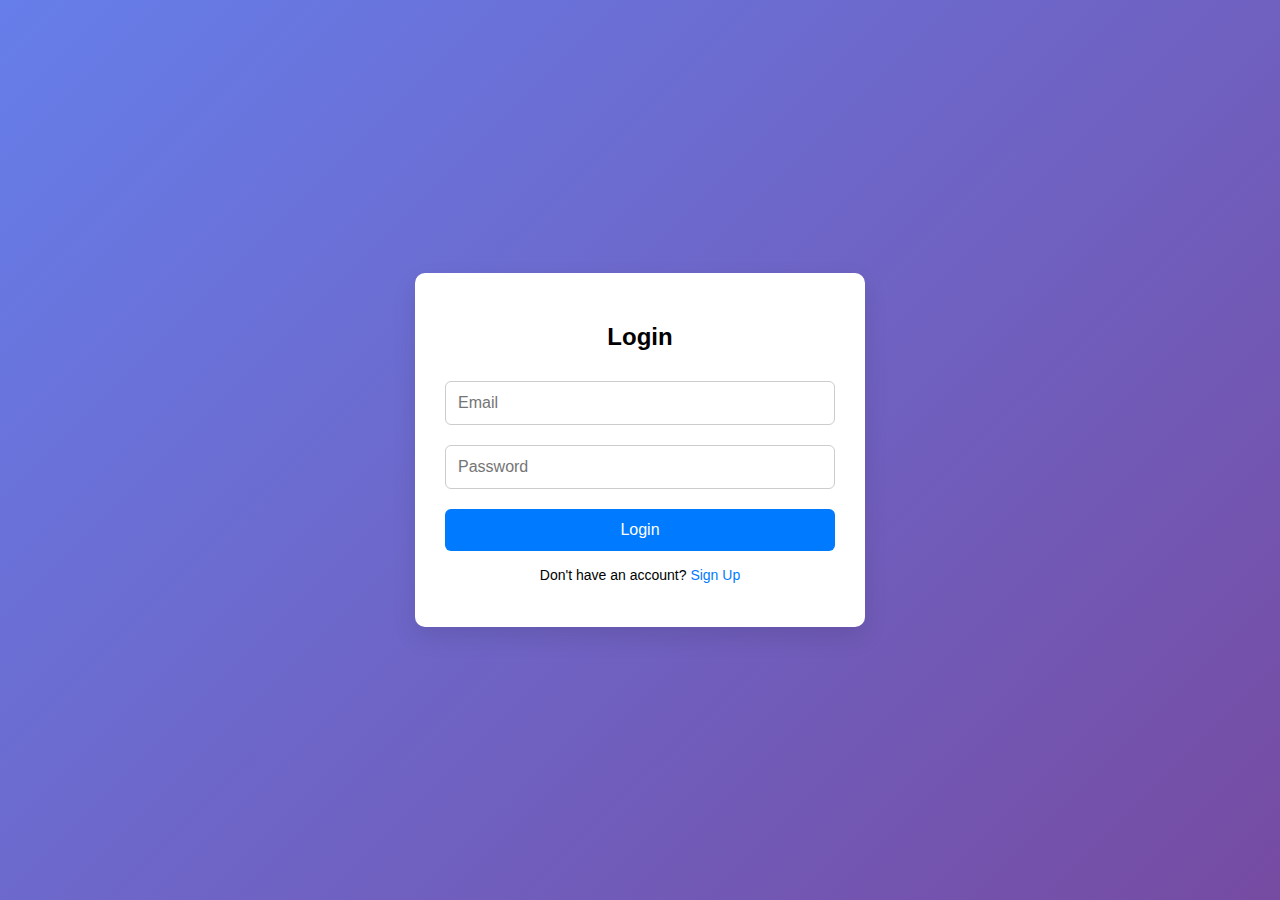
<file: src/main/frontend/index.html>
<!doctype html>
<html lang="en">
  <head>
    <meta charset="UTF-8" />
    <title>Login</title>

    <!-- REQUIRED for responsiveness -->
    <meta name="viewport" content="width=device-width, initial-scale=1.0" />

    <style>
      * {
        box-sizing: border-box;
        font-family: Arial, sans-serif;
      }

      body {
        margin: 0;
        min-height: 100vh;
        display: flex;
        align-items: center;
        justify-content: center;
        background: #f5f7fa;
        padding: 16px;
      }

      .container {
        width: 100%;
        max-width: 420px;
        background: #ffffff;
        padding: 24px;
        border-radius: 10px;
        box-shadow: 0 10px 25px rgba(0, 0, 0, 0.1);
      }

      h2 {
        text-align: center;
        margin-bottom: 20px;
      }

      input {
        width: 100%;
        padding: 12px;
        margin: 10px 0;
        border-radius: 6px;
        border: 1px solid #ccc;
        font-size: 16px;
      }

      button {
        width: 100%;
        padding: 12px;
        margin-top: 10px;
        border: none;
        border-radius: 6px;
        font-size: 16px;
        cursor: pointer;
        background: #007bff;
        color: white;
      }

      button:disabled {
        opacity: 0.7;
        cursor: not-allowed;
      }

      p {
        text-align: center;
        margin-top: 16px;
        font-size: 14px;
      }

      a {
        color: #007bff;
        text-decoration: none;
      }

      /* Sections */
      .login-section {
        display: block;
      }

      .login-section.hidden {
        display: none;
      }

      .otp-section {
        display: none;
        margin-top: 10px;
      }

      .otp-section.active {
        display: block;
      }

      .info-message {
        color: #0c5460;
        background: #d1ecf1;
        border: 1px solid #bee5eb;
        padding: 12px;
        border-radius: 6px;
        margin-bottom: 15px;
        font-size: 14px;
        text-align: center;
      }

      .timer {
        color: #dc3545;
        font-weight: bold;
        margin-top: 12px;
        text-align: center;
        font-size: 14px;
      }

      /* OTP buttons spacing */
      .otp-section button + button {
        margin-top: 10px;
        background: #6c757d;
      }

      /* Tablet */
      @media (min-width: 600px) {
        .container {
          padding: 30px;
        }
      }

      /* Desktop */
      @media (min-width: 1024px) {
        body {
          background: linear-gradient(135deg, #667eea, #764ba2);
        }
        .container {
          max-width: 450px;
        }
      }
    </style>
  </head>

  <body>
    <div class="container">
      <!-- Login Form -->
      <div id="loginForm" class="login-section">
        <h2>Login</h2>

        <input type="email" id="email" placeholder="Email" />
        <input type="password" id="passWord" placeholder="Password" />

        <button onclick="login()">Login</button>

        <p>
          Don't have an account?
          <a href="signup.html">Sign Up</a>
        </p>
      </div>

      <!-- OTP Verification -->
      <div id="otpForm" class="otp-section">
        <h2>Verify Login</h2>

        <div class="info-message">
          We've sent a verification OTP to
          <strong id="displayEmail"></strong>
        </div>

        <input
          type="text"
          id="otp"
          placeholder="Enter 6-digit OTP"
          maxlength="6"
        />

        <button onclick="verifyLoginOTP()">Verify OTP</button>
        <button onclick="resendLoginOTP()">Resend OTP</button>

        <div class="timer">
          OTP expires in <span id="countdown">300</span> seconds
        </div>
      </div>
    </div>

    <!-- YOUR JS REMAINS SAME -->
    <script>
      let userEmail = "";
      let countdownInterval;

      function login() {
        const email = document.getElementById("email").value.trim();
        const passWord = document.getElementById("passWord").value;

        if (!email || !passWord) {
          alert("Please enter email and password");
          return;
        }

        const btn = event.target;
        btn.disabled = true;
        btn.textContent = "Logging in...";

        fetch("https://chatbotapp-8ks0.onrender.com/login", {
          method: "POST",
          headers: { "Content-Type": "application/json" },
          body: JSON.stringify({ email, passWord }),
        })
          .then((res) => {
            if (!res.ok) throw new Error("Invalid email or password");
            return res.text();
          })
          .then(() => {
            userEmail = email;
            sendLoginOTP(email);

            document.getElementById("loginForm").classList.add("hidden");
            document.getElementById("otpForm").classList.add("active");
            document.getElementById("displayEmail").textContent = email;

            startCountdown();
          })
          .catch((err) => {
            alert(err.message);
            btn.disabled = false;
            btn.textContent = "Login";
          });
      }

      function sendLoginOTP(email) {
        fetch("https://chatbotapp-8ks0.onrender.com/send-login-otp", {
          method: "POST",
          headers: { "Content-Type": "application/json" },
          body: JSON.stringify({ email }),
        });
      }

      function verifyLoginOTP() {
        const otp = document.getElementById("otp").value.trim();

        if (otp.length !== 6) {
          alert("Enter valid 6-digit OTP");
          return;
        }

        fetch("https://chatbotapp-8ks0.onrender.com/verify-login-otp", {
          method: "POST",
          headers: { "Content-Type": "application/json" },
          body: JSON.stringify({ email: userEmail, otp }),
        })
          .then((res) => {
            if (!res.ok) throw new Error("OTP verification failed");
            return res.json();
          })
          .then((data) => {
            clearInterval(countdownInterval);
            if (data.token) localStorage.setItem("token", data.token);
            window.location.href = "dashboard.html";
          })
          .catch((err) => alert(err.message));
      }

      function resendLoginOTP() {
        sendLoginOTP(userEmail);
        clearInterval(countdownInterval);
        startCountdown();
        alert("OTP resent");
      }

      function startCountdown() {
        let seconds = 300;
        document.getElementById("countdown").textContent = seconds;

        countdownInterval = setInterval(() => {
          seconds--;
          document.getElementById("countdown").textContent = seconds;

          if (seconds <= 0) {
            clearInterval(countdownInterval);
            alert("OTP expired. Please login again.");
            location.reload();
          }
        }, 1000);
      }
    </script>
  </body>
</html>
</file>
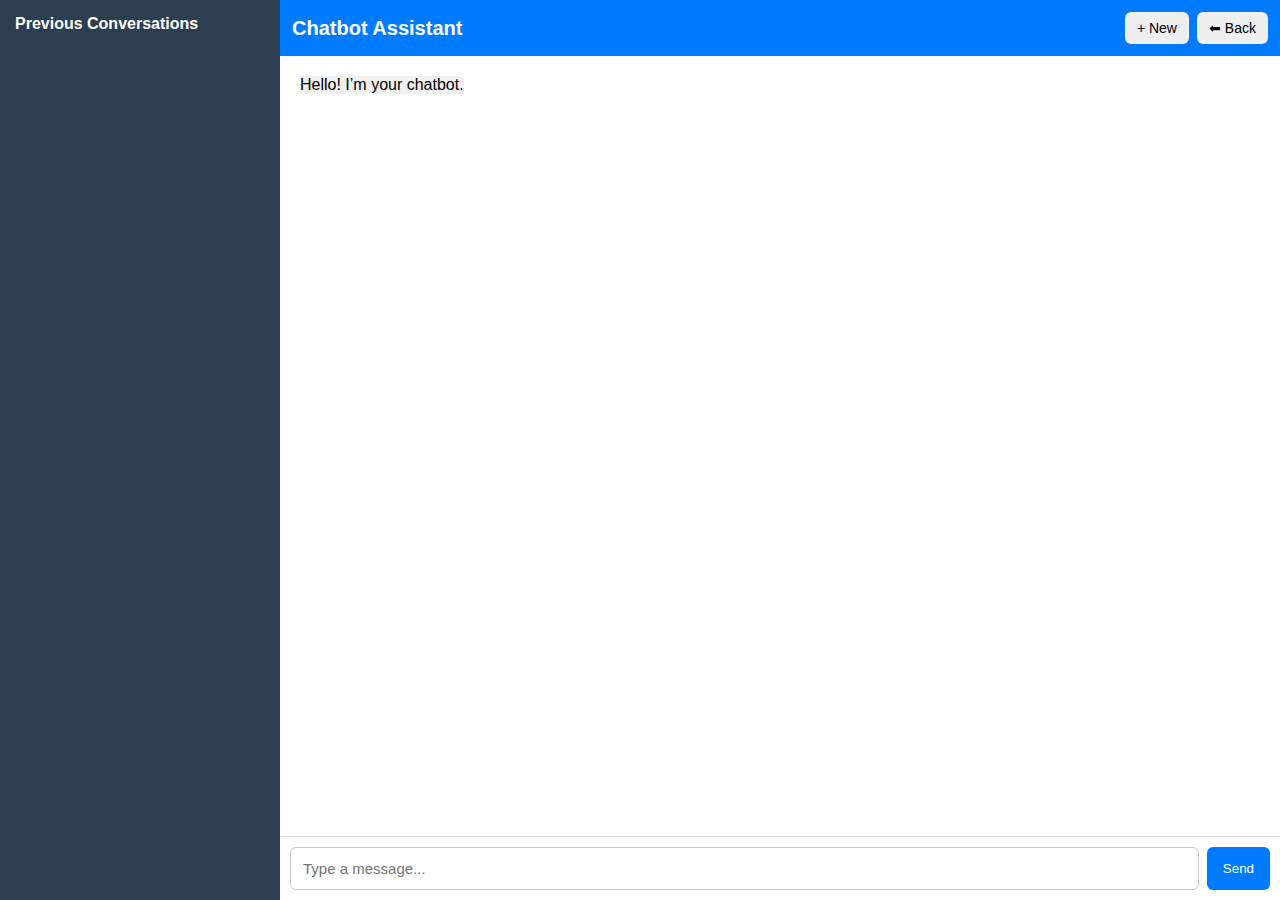
<file: src/main/frontend/chat.html>
<!DOCTYPE html>
<html lang="en">
<head>
<meta charset="UTF-8" />
<title>Chatbot</title>
<meta name="viewport" content="width=device-width, initial-scale=1.0" />

<style>
* {
  box-sizing: border-box;
  font-family: Arial, sans-serif;
}

:root {
  --primary: #007bff;
  --dark: #2c3e50;
}

body {
  margin: 0;
  background: #f5f5f5;
}

/* ================= LAYOUT ================= */
.chat-container {
  display: flex;
  height: 100dvh;
  overflow: hidden;
}

/* ================= SIDEBAR ================= */
.sidebar {
  width: 280px;
  background: var(--dark);
  color: white;
  display: flex;
  flex-direction: column;
  padding: 15px;
  transition: transform 0.3s ease;
}

.sidebar h3 {
  margin: 0 0 12px;
  font-size: 16px;
}

.history-list {
  flex: 1;
  overflow-y: auto;
  list-style: none;
  padding: 0;
  margin: 0;
}

.history-list li {
  background: #34495e;
  margin-bottom: 10px;
  padding: 12px;
  border-radius: 6px;
  cursor: pointer;
}

.history-list li:hover {
  background: #3d566e;
}

.current-conversation {
  background: #c0392b !important;
  font-weight: bold;
}

/* ================= CHAT ================= */
.chat-main {
  flex: 1;
  display: flex;
  flex-direction: column;
  background: white;
  min-width: 0;
}

/* Header */
.chat-header {
  display: flex;
  align-items: center;
  gap: 8px;
  padding: 12px;
  background: var(--primary);
  color: white;
}

.chat-header h2 {
  flex: 1;
  margin: 0;
  font-size: clamp(16px, 4vw, 20px);
}

.chat-header button {
  padding: 8px 12px;
  border-radius: 6px;
  border: none;
  cursor: pointer;
  font-size: 14px;
}

/* Messages */
.messages-container {
  flex: 1;
  padding: 12px;
  overflow-y: auto;
  display: flex;
  flex-direction: column;
  gap: 10px;
}

.message {
  max-width: min(75%, 500px);
  padding: 10px 14px;
  border-radius: 10px;
  line-height: 1.4;
  word-break: break-word;
  font-size: 14px;
}

.sent {
  align-self: flex-end;
  background: var(--primary);
  color: white;
}

.received {
  align-self: flex-start;
  background: #f1f1f1;
}

/* Input */
.input-area {
  display: flex;
  gap: 8px;
  padding: 10px;
  border-top: 1px solid #ddd;
  background: white;
}

.input-area input {
  flex: 1;
  padding: 12px;
  font-size: 15px;
  border-radius: 6px;
  border: 1px solid #ccc;
}

.send-btn {
  padding: 12px 16px;
  border-radius: 6px;
  border: none;
  background: var(--primary);
  color: white;
  cursor: pointer;
}

/* ================= MOBILE CONTROLS ================= */
.mobile-toggle {
  display: none;
  background: #0056b3;
  color: white;
  border-radius: 6px;
}

/* ================= SMALL PHONES ================= */
@media (max-width: 480px) {
  .sidebar {
    position: fixed;
    inset: 0;
    width: 100%;
    transform: translateX(-100%);
    z-index: 1000;
  }

  .sidebar.show {
    transform: translateX(0);
  }

  .mobile-toggle {
    display: inline-block;
  }

  .message {
    max-width: 90%;
    font-size: 15px;
  }

  .chat-header button:not(.mobile-toggle) {
    padding: 6px 10px;
    font-size: 13px;
  }
}

/* ================= TABLETS ================= */
@media (max-width: 900px) and (min-width: 481px) {
  .sidebar {
    position: fixed;
    left: 0;
    top: 0;
    height: 100%;
    transform: translateX(-100%);
    z-index: 1000;
  }

  .sidebar.show {
    transform: translateX(0);
  }

  .mobile-toggle {
    display: inline-block;
  }

  .message {
    max-width: 80%;
  }
}

/* ================= LARGE DESKTOP ================= */
@media (min-width: 1200px) {
  .messages-container {
    padding: 20px;
  }

  .message {
    max-width: 600px;
    font-size: 15px;
  }
}
</style>
</head>

<body>

<div class="chat-container">

  <div class="sidebar" id="sidebar">
    <h3>Previous Conversations</h3>
    <ul class="history-list" id="historyList"></ul>
  </div>

  <div class="chat-main">
    <div class="chat-header">
      <button class="mobile-toggle" onclick="toggleSidebar()">☰</button>
      <h2>Chatbot Assistant</h2>
      <button onclick="newChat()">+ New</button>
      <button onclick="goBack()">⬅ Back</button>
    </div>

    <div class="messages-container" id="messagesContainer">
      <div class="received">Hello! I’m your chatbot.</div>
    </div>

    <div class="input-area">
      <input
        type="text"
        id="messageInput"
        placeholder="Type a message..."
        onkeypress="if(event.key==='Enter') sendMessage()"
      />
      <button class="send-btn" onclick="sendMessage()">Send</button>
    </div>
  </div>

</div>

<script>
function toggleSidebar() {
  document.getElementById("sidebar").classList.toggle("show");
}
</script>
<script>
/* ==========================
   GLOBAL STATE
========================== */
let conversations = [];
let currentIndex = null;

/* ==========================
   UTILS
========================== */
function getToken() {
    return localStorage.getItem("token");
}

function getEmail() {
    const token = getToken();
    if (!token) return null;
    try {
        return JSON.parse(atob(token.split(".")[1])).email;
    } catch {
        return null;
    }
}

/* ==========================
   LOAD HISTORY
========================== */
window.addEventListener("DOMContentLoaded", () => {
    const token = getToken();
    const email = getEmail();
    if (!token || !email) return;

    fetch(`https://chatbotapp-8ks0.onrender.com/chatbot/history/${encodeURIComponent(email)}`, {
        headers: { Authorization: "Bearer " + token }
    })
    .then(res => res.json())
    .then(messages => {
    const grouped = {};

    messages.forEach(m => {
        const cid = m.conversationId;
        if (!grouped[cid]) {
            grouped[cid] = {
                id: cid,              // ✅ REAL DB ID
                title: "Chat " + cid,
                messages: []
            };
        }
        grouped[cid].messages.push({
            text: m.messageText,
            sent: m.senderEmail?.toLowerCase() === email.toLowerCase()
        });
    });

    conversations = Object.values(grouped);
    currentIndex = conversations.length ? 0 : null;

    updateHistory();
    if (currentIndex !== null) loadConversation(currentIndex);
});

});

/* ==========================
   CHAT FUNCTIONS
========================== */
function loadConversation(index) {
    const convo = conversations[index];
    if (!convo || !Array.isArray(convo.messages)) return;

    const box = document.getElementById("messagesContainer");
    box.innerHTML = "";

    convo.messages.forEach(m => {
        const div = document.createElement("div");
        div.className = "message " + (m.sent ? "sent" : "received");
        div.textContent = m.text;
        box.appendChild(div);
    });

    currentIndex = index;
    updateHistory();
}

function addMessage(text, sent) {
    if (currentIndex === null) return;

    const msg = { text, sent };
    conversations[currentIndex].messages.push(msg);

    const div = document.createElement("div");
    div.className = "message " + (sent ? "sent" : "received");
    div.textContent = text;
    document.getElementById("messagesContainer").appendChild(div);

    updateHistory();
}

function sendMessage() {
    const input = document.getElementById("messageInput");
    const text = input.value.trim();
    if (!text) return;

    const token = getToken();
    const email = getEmail();

    if (!token || !email) {
        alert("Session expired. Login again.");
        return;
    }

    // 🔴 HARD GUARD (THIS FIXES 400)
    if (currentIndex === null || !conversations[currentIndex]) {
        alert("Please create or select a chat first");
        return;
    }

    const conversationId = (conversations[currentIndex].id);

    console.log("SENDING =>", {
        messageText: text,
        senderEmail: email,
        conversationId
    });

    addMessage(text, true);
    input.value = "";

    fetch("https://chatbotapp-8ks0.onrender.com/chatbot/message", {
        method: "POST",
        headers: {
            "Content-Type": "application/json",
            Authorization: "Bearer " + token
        },
        body: JSON.stringify({
            messageText: text,
            senderEmail: email,
            conversationId: conversations[currentIndex].id
        })
    })
    .then(res => {
        if (!res.ok) throw new Error("HTTP " + res.status);
        return res.json();
    })
    .then(data => addMessage(data.reply || "[No reply]", false))
    .catch(err => {
        console.error(err);
        addMessage("[Request failed]", false);
    });
}

/* ==========================
   SIDEBAR
========================== */
function updateHistory() {
    const list = document.getElementById("historyList");
    list.innerHTML = "";

    conversations.forEach((conv, index) => {
        const li = document.createElement("li");
        if (index === currentIndex) li.classList.add("current-conversation");

        const last =
            conv.messages[conv.messages.length - 1]?.text || "Empty chat";

        li.innerHTML = `<b>${conv.title || "Chat"}</b><br>
                        <small>${last}</small>`;

        li.onclick = () => loadConversation(index);
        list.appendChild(li);
    });
}

/* ==========================
   NEW CHAT
========================== */
function newChat() {
    const token = getToken();
    const email = getEmail();

    fetch(`https://chatbotapp-8ks0.onrender.com/conversation/new?email=${encodeURIComponent(email)}`, {
        method: "POST",
        headers: { Authorization: "Bearer " + token }
    })
    .then(res => res.json())
    .then(conversation => {
        conversations.push({
            id: conversation.id,   // ✅ DB ID
            title: conversation.title,
            messages: []
        });
        currentIndex = conversations.length - 1;
        updateHistory();
        loadConversation(currentIndex);
    });
}


function goBack() {
    window.location.href = "dashboard.html";
}
</script>

</body>
</html>
</file>
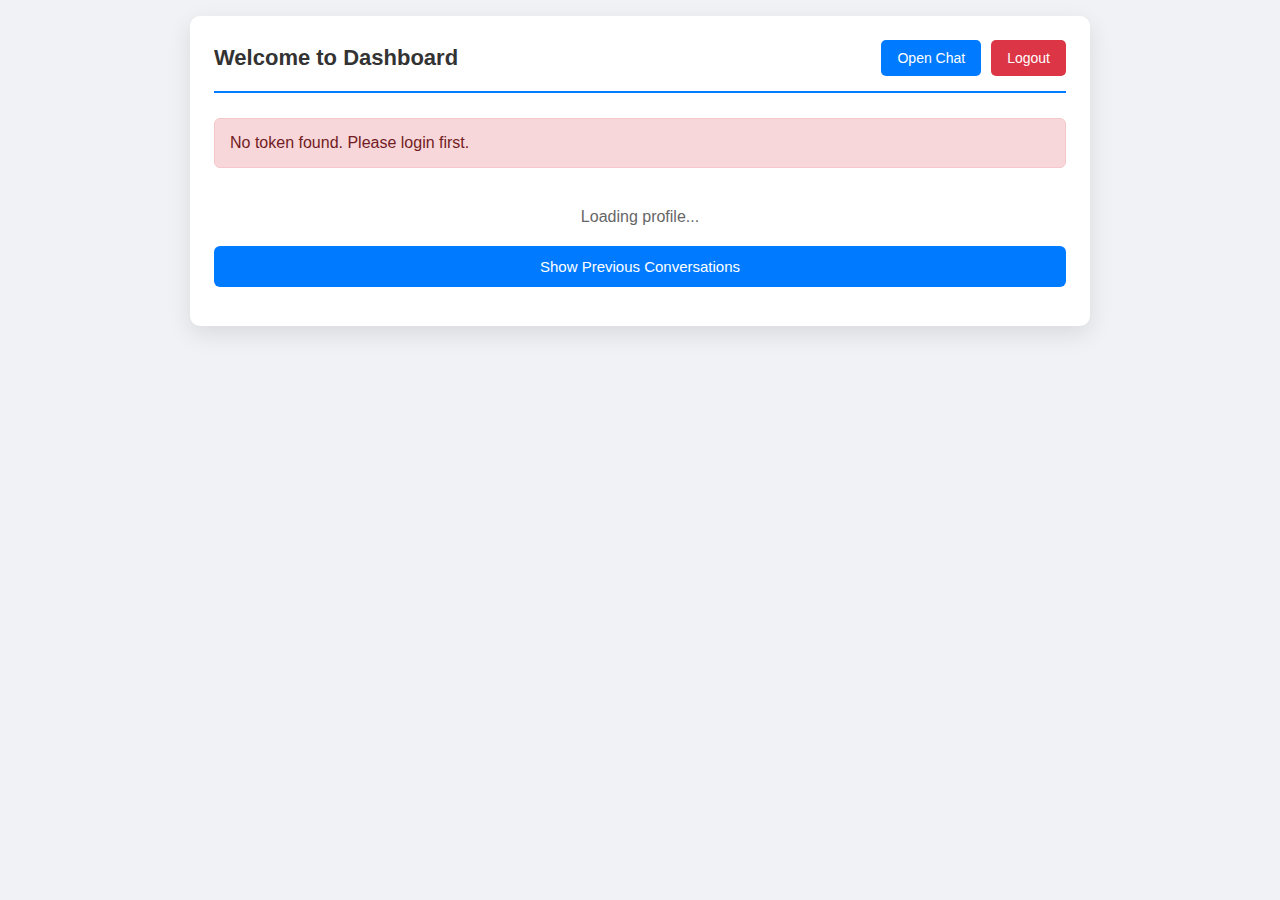
<file: src/main/frontend/dashboard.html>
<!DOCTYPE html>
<html lang="en">
<head>
  <meta charset="UTF-8" />
  <title>Dashboard</title>

  <!-- REQUIRED -->
  <meta name="viewport" content="width=device-width, initial-scale=1.0" />

  <style>
    * {
      box-sizing: border-box;
      font-family: Arial, sans-serif;
    }

    body {
      margin: 0;
      min-height: 100vh;
      background: #f0f2f5;
      padding: 16px;
    }

    .dashboard-container {
      max-width: 900px;
      margin: auto;
      padding: 24px;
      background: #ffffff;
      border-radius: 10px;
      box-shadow: 0 8px 25px rgba(0, 0, 0, 0.1);
    }

    /* Header */
    .header {
      display: flex;
      flex-wrap: wrap;
      gap: 15px;
      justify-content: space-between;
      align-items: center;
      margin-bottom: 25px;
      border-bottom: 2px solid #007bff;
      padding-bottom: 15px;
    }

    .header h1 {
      margin: 0;
      font-size: 22px;
      color: #333;
    }

    .header-actions {
      display: flex;
      flex-wrap: wrap;
      gap: 10px;
    }

    .header-actions a,
    .logout-btn {
      padding: 10px 16px;
      border-radius: 5px;
      font-size: 14px;
      text-decoration: none;
      cursor: pointer;
      border: none;
      color: white;
    }

    .header-actions a {
      background: #007bff;
    }

    .logout-btn {
      background: #dc3545;
    }

    .logout-btn:hover {
      background: #c82333;
    }

    /* Profile */
    .profile-card {
      background: white;
      padding: 20px;
      border-radius: 8px;
      margin-bottom: 20px;
      border-left: 4px solid #007bff;
    }

    .profile-card h2 {
      margin-top: 0;
      color: #007bff;
      font-size: 18px;
    }

    .profile-info {
      display: grid;
      grid-template-columns: repeat(2, 1fr);
      gap: 15px;
      margin-top: 15px;
    }

    .info-item {
      padding: 12px;
      background: #f9f9f9;
      border-radius: 6px;
    }

    .info-label {
      font-size: 12px;
      font-weight: bold;
      text-transform: uppercase;
      color: #555;
    }

    .info-value {
      font-size: 15px;
      margin-top: 6px;
      color: #333;
      word-break: break-word;
    }

    /* Buttons */
    .conversation-btn {
      width: 100%;
      background: #007bff;
      color: white;
      padding: 12px;
      border: none;
      border-radius: 6px;
      cursor: pointer;
      margin-bottom: 15px;
      font-size: 15px;
    }

    /* Conversations */
    .conversation-list {
      background: white;
      padding: 15px;
      border-radius: 8px;
      box-shadow: 0 1px 5px rgba(0,0,0,0.1);
    }

    .conversation-list h3 {
      margin-top: 0;
      color: #007bff;
      font-size: 16px;
    }

    .conversation-item {
      padding: 10px;
      border-bottom: 1px solid #eee;
    }

    .conversation-item button {
      margin-left: 10px;
      padding: 6px 10px;
      font-size: 13px;
      cursor: pointer;
    }

    /* States */
    .loading {
      text-align: center;
      padding: 20px;
      color: #666;
    }

    .error {
      background: #f8d7da;
      color: #721c24;
      padding: 15px;
      border-radius: 6px;
      margin-bottom: 20px;
      border: 1px solid #f5c6cb;
    }

    /* Mobile */
    @media (max-width: 600px) {
      .profile-info {
        grid-template-columns: 1fr;
      }

      .header h1 {
        font-size: 20px;
        width: 100%;
        text-align: center;
      }

      .header-actions {
        width: 100%;
        justify-content: center;
      }
    }
  </style>
</head>

<body>
<div class="dashboard-container">

  <div class="header">
    <h1>Welcome to Dashboard</h1>
    <div class="header-actions">
      <a href="chat.html">Open Chat</a>
      <button class="logout-btn" onclick="logout()">Logout</button>
    </div>
  </div>

  <div id="errorMsg"></div>
  <div id="profileSection" class="loading">Loading profile...</div>

  <button class="conversation-btn" onclick="showConversations()">
    Show Previous Conversations
  </button>

  <div id="conversationSection" class="conversation-list" style="display:none;">
    <h3>Previous Conversations</h3>
    <div id="conversationList">No conversations yet.</div>
  </div>

</div>

<!-- 🔹 YOUR JS REMAINS EXACTLY SAME 🔹 -->
<script>
window.addEventListener('load', function () {
    loadProfile();
});

function loadProfile() {
    const token = localStorage.getItem("token");

    if (!token) {
        document.getElementById("errorMsg").innerHTML =
            '<div class="error">No token found. Please login first.</div>';
        setTimeout(() => window.location.href = "index.html", 2000);
        return;
    }

    let email;
    try {
        const payload = JSON.parse(atob(token.split('.')[1]));
        email = payload.email;
    } catch (e) {
        document.getElementById("profileSection").innerHTML =
            '<div class="error">Invalid token. Please login again.</div>';
        setTimeout(() => window.location.href = "index.html", 2000);
        return;
    }

    if (!email) {
        document.getElementById("profileSection").innerHTML =
            '<div class="error">User email not found in token.</div>';
        return;
    }

    fetch(`https://chatbotapp-8ks0.onrender.com/profile/${encodeURIComponent(email)}`, {
        method: "GET",
        headers: {
            "Authorization": "Bearer " + token
        }
    })
        .then(res => {
            if (!res.ok) throw new Error("Failed to load profile");
            return res.json();
        })
        .then(user => displayProfile(user))
        .catch(err => {
            document.getElementById("profileSection").innerHTML =
                `<div class="error">Error loading profile: ${err.message}</div>`;
        });
}

function displayProfile(user) {
    document.getElementById("profileSection").innerHTML = `
        <div class="profile-card">
            <h2>Your Profile</h2>
            <div class="profile-info">
                <div class="info-item">
                    <div class="info-label">Email</div>
                    <div class="info-value">${user.email}</div>
                </div>
                <div class="info-item">
                    <div class="info-label">First Name</div>
                    <div class="info-value">${user.firstName}</div>
                </div>
                <div class="info-item">
                    <div class="info-label">Last Name</div>
                    <div class="info-value">${user.lastName}</div>
                </div>
                <div class="info-item">
                    <div class="info-label">Address</div>
                    <div class="info-value">${user.address}</div>
                </div>
            </div>
        </div>`;
}

function logout() {
    if (confirm("Are you sure you want to logout?")) {
        localStorage.removeItem("token");
        window.location.href = "index.html";
    }
}



// Show previous conversations fetched from backend

function showConversations() {
    const section = document.getElementById("conversationSection");
    const listDiv = document.getElementById("conversationList");

    section.style.display = "block";
    listDiv.innerHTML = "Loading...";

    const token = localStorage.getItem("token");
    if (!token) {
        listDiv.innerHTML = '<div class="error">Please login again.</div>';
        return;
    }

    let email;
    try {
        const payload = JSON.parse(atob(token.split('.')[1]));
        email = payload.email;
    } catch {
        listDiv.innerHTML = '<div class="error">Invalid session.</div>';
        return;
    }

    fetch(`https://chatbotapp-8ks0.onrender.com/messages/partners/${encodeURIComponent(email)}`, {
        method: "GET",
        headers: {
            "Authorization": "Bearer " + token
        }
    })
    .then(res => {
        if (!res.ok) throw new Error("Failed to load partners");
        return res.json();
    })
    .then(partners => {
        if (!partners.length) {
            listDiv.innerHTML = "No conversations yet.";
            return;
        }

        listDiv.innerHTML = partners.map(partner => `
            <div class="conversation-item">
                <b>${partner}</b>
                <button onclick="loadConversation('${email}','${partner}')">
                    View
                </button>
                <div id="conv-${btoa(partner)}"></div>
            </div>
        `).join("");
    })
    .catch(() => {
        listDiv.innerHTML = '<div class="error">Failed to load conversations</div>';
    });
}

function loadConversation(user1, user2) {
    const div = document.getElementById(`conv-${btoa(user2)}`);
    div.innerHTML = "Loading messages...";

    const token = localStorage.getItem("token");

    fetch(`https://chatbotapp-8ks0.onrender.com/messages/conversation/${encodeURIComponent(user1)}/${encodeURIComponent(user2)}`, {
        headers: {
            "Authorization": "Bearer " + token
        }
    })
    .then(res => res.json())
    .then(messages => {
        if (!messages.length) {
            div.innerHTML = "<i>No messages</i>";
            return;
        }

        div.innerHTML = messages.map(m =>
            `<div><b>${m.senderEmail}:</b> ${m.messageText}</div>`
        ).join("");
    })
    .catch(() => {
        div.innerHTML = "<i>Error loading messages</i>";
    });
}

function showConversations() {
    const section = document.getElementById("conversationSection");
    const listDiv = document.getElementById("conversationList");

    section.style.display = "block";
    listDiv.innerHTML = "Loading...";

    const token = localStorage.getItem("token");
    if (!token) {
        listDiv.innerHTML = '<div class="error">Please login again.</div>';
        return;
    }

    let email;
    try {
        const payload = JSON.parse(atob(token.split('.')[1]));
        email = payload.email;
    } catch {
        listDiv.innerHTML = '<div class="error">Invalid session.</div>';
        return;
    }

    fetch(`https://chatbotapp-8ks0.onrender.com/chatbot/history/${encodeURIComponent(email)}`, {
        method: "GET",
        headers: {
            "Authorization": "Bearer " + token
        }
    })
    .then(res => {
        if (!res.ok) throw new Error("Failed to load partners");
        return res.json();
    })
    .then(partners => {
        if (!partners.length) {
            listDiv.innerHTML = "No conversations yet.";
            return;
        }

        listDiv.innerHTML = partners.map(partner => `
            <div class="conversation-item">
                <b>${partner}</b>
                <button onclick="loadConversation('${email}','${partner}')">
                    View
                </button>
                <div id="conv-${btoa(partner)}"></div>
            </div>
        `).join("");
    })
    .catch(() => {
        listDiv.innerHTML = '<div class="error">Failed to load conversations</div>';
    });
}

function loadConversation(user1, user2) {
    const div = document.getElementById(`conv-${btoa(user2)}`);
    div.innerHTML = "Loading messages...";

    const token = localStorage.getItem("token");

    fetch(`https://chatbotapp-8ks0.onrender.com/messages/conversation/${encodeURIComponent(user1)}/${encodeURIComponent(user2)}`, {
        headers: {
            "Authorization": "Bearer " + token
        }
    })
    .then(res => res.json())
    .then(messages => {
        if (!messages.length) {
            div.innerHTML = "<i>No messages</i>";
            return;
        }

        div.innerHTML = messages.map(m =>
            `<div><b>${m.senderEmail}:</b> ${m.messageText}</div>`
        ).join("");
    })
    .catch(() => {
        div.innerHTML = "<i>Error loading messages</i>";
    });
}
</script>

</body>
</html>
</file>
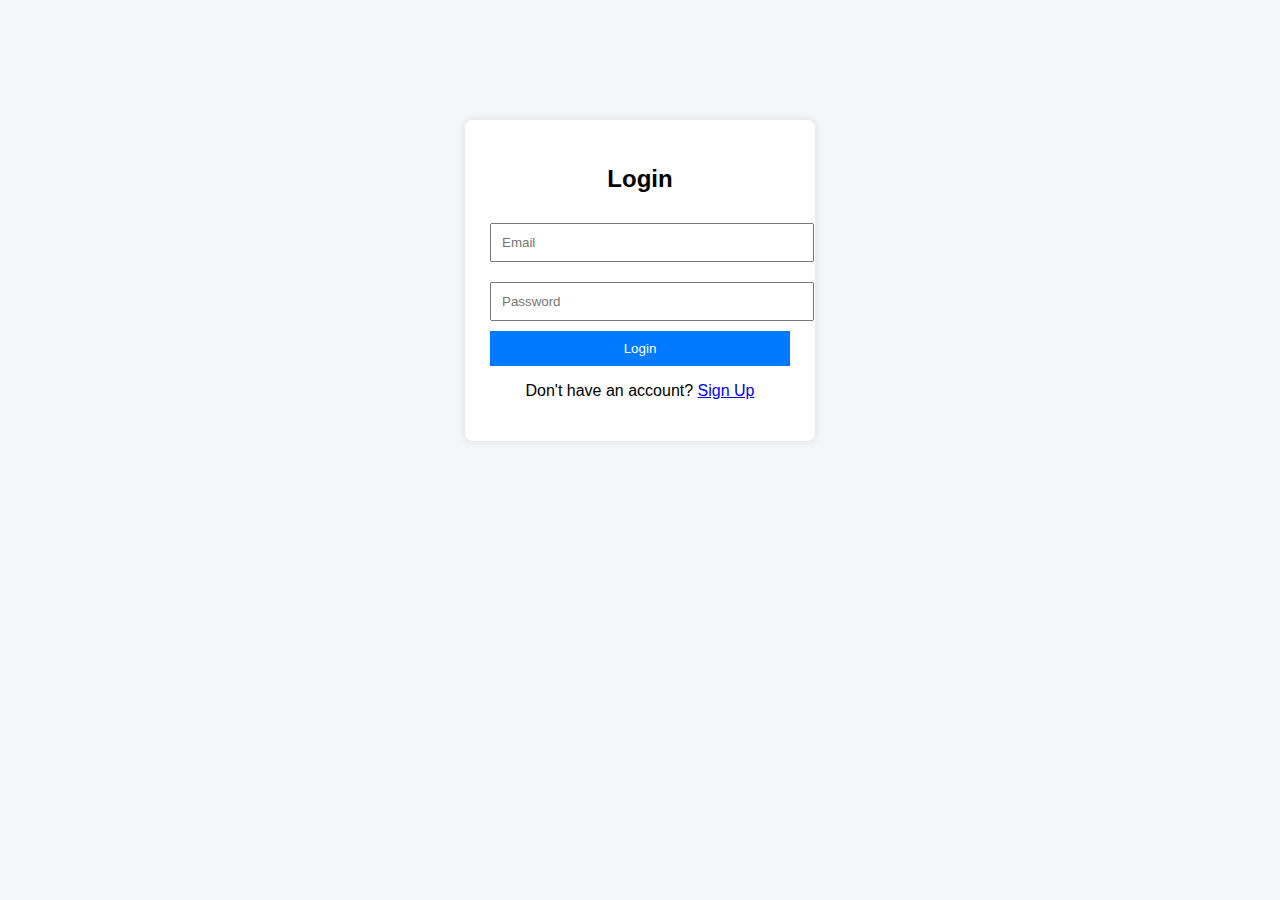
<file: src/main/frontend/login.html>
<!DOCTYPE html>
<html lang="en">
<head>
    <meta charset="UTF-8">
    <title>Login</title>
    <link rel="stylesheet" href="style.css">
    <style>
        .otp-section {
            display: none;
            margin-top: 20px;
            padding: 20px;
            background: #f0f0f0;
            border-radius: 8px;
        }
        .otp-section.active {
            display: block;
        }
        .login-section {
            display: block;
        }
        .login-section.hidden {
            display: none;
        }
        .timer {
            color: #dc3545;
            font-weight: bold;
            margin-top: 10px;
        }
        .info-message {
            color: #0c5460;
            background: #d1ecf1;
            border: 1px solid #bee5eb;
            padding: 12px;
            border-radius: 5px;
            margin-bottom: 15px;
            font-size: 14px;
        }
    </style>
</head>
<body>
<div class="container">
    <!-- Login Form -->
    <div id="loginForm" class="login-section">
        <h2>Login</h2>

        <input type="email" id="email" placeholder="Email" />
        <input type="password" id="passWord" placeholder="Password" />

        <button onclick="login()">Login</button>

        <p>Don't have an account?
            <a href="signup.html">Sign Up</a>
        </p>
    </div>

    <!-- OTP Verification for Login -->
    <div id="otpForm" class="otp-section">
        <h2>Verify Login</h2>
        <div class="info-message">
            We've sent a verification OTP to <strong id="displayEmail"></strong>. Please enter it to complete login.
        </div>

        <input type="text" id="otp" placeholder="Enter 6-digit OTP" maxlength="6" pattern="[0-9]{6}" />
        <button onclick="verifyLoginOTP()">Verify OTP</button>
        <button onclick="resendLoginOTP()" style="margin-left: 10px; background: #6c757d;">Resend OTP</button>
        
        <div class="timer">
            OTP expires in: <span id="countdown">300</span> seconds
        </div>
    </div>
</div>

<script>
let userEmail = '';
let countdownInterval;

function login() {
    const email = document.getElementById("email").value.trim();
    const passWord = document.getElementById("passWord").value;

    if (!email || !passWord) {
        alert("Please enter email and password");
        return;
    }

    const btn = event.target;
    btn.disabled = true;
    btn.textContent = "Logging in...";

    const data = {
        email: email,
        passWord: passWord
    };

    fetch("http://localhost:8080/login", {
        method: "POST",
        headers: { "Content-Type": "application/json" },
        body: JSON.stringify(data)
    })
    .then(res => {
        if (!res.ok) {
            return res.text().then(msg => {
                throw new Error(msg || "Invalid email or password");
            });
        }
        return res.text();
    })
    .then(result => {
        // Credentials verified, now request OTP
        userEmail = email;
        sendLoginOTP(email);
        
        document.getElementById("loginForm").classList.add("hidden");
        document.getElementById("otpForm").classList.add("active");
        document.getElementById("displayEmail").textContent = email;
        
        startCountdown();
    })
    .catch(err => {
        alert(err.message);
        btn.disabled = false;
        btn.textContent = "Login";
    });
}

function sendLoginOTP(email) {
    fetch("http://localhost:8080/send-login-otp", {
        method: "POST",
        headers: { "Content-Type": "application/json" },
        body: JSON.stringify({ email: email })
    })
    .then(res => res.json())
    .then(data => {
        console.log("OTP sent for login");
    })
    .catch(err => {
        console.error("Error sending OTP:", err);
    });
}

function verifyLoginOTP() {
    const otp = document.getElementById("otp").value.trim();
    
    if (!otp || otp.length !== 6) {
        alert("Please enter a valid 6-digit OTP");
        return;
    }

    const btn = event.target;
    btn.disabled = true;
    btn.textContent = "Verifying...";

    fetch("http://localhost:8080/verify-login-otp", {
        method: "POST",
        headers: { "Content-Type": "application/json" },
        body: JSON.stringify({ 
            email: userEmail,
            otp: otp 
        })
    })
    .then(res => {
        if (!res.ok) {
            return res.json().then(err => {
                throw new Error(err.message || "OTP verification failed");
            });
        }
        return res.json();
    })
    .then(data => {
        clearInterval(countdownInterval);
        
        // Store token from login response
        if (data.token) {
            localStorage.setItem("token", data.token);
        }
        
        alert("Login Successful!");
        window.location.href = "dashboard.html";
    })
    .catch(err => {
        alert("Error: " + err.message);
        btn.disabled = false;
        btn.textContent = "Verify OTP";
    });
}

function resendLoginOTP() {
    const btn = event.target;
    btn.disabled = true;
    btn.textContent = "Sending...";

    sendLoginOTP(userEmail);
    
    clearInterval(countdownInterval);
    startCountdown();
    
    setTimeout(() => {
        btn.disabled = false;
        btn.textContent = "Resend OTP";
        alert("OTP sent successfully!");
    }, 1000);
}

function startCountdown() {
    let seconds = 300; // 5 minutes
    document.getElementById("countdown").textContent = seconds;

    countdownInterval = setInterval(() => {
        seconds--;
        document.getElementById("countdown").textContent = seconds;

        if (seconds <= 0) {
            clearInterval(countdownInterval);
            alert("OTP has expired. Please login again.");
            location.reload();
        }
    }, 1000);
}
</script>
</body>
</html>
</file>
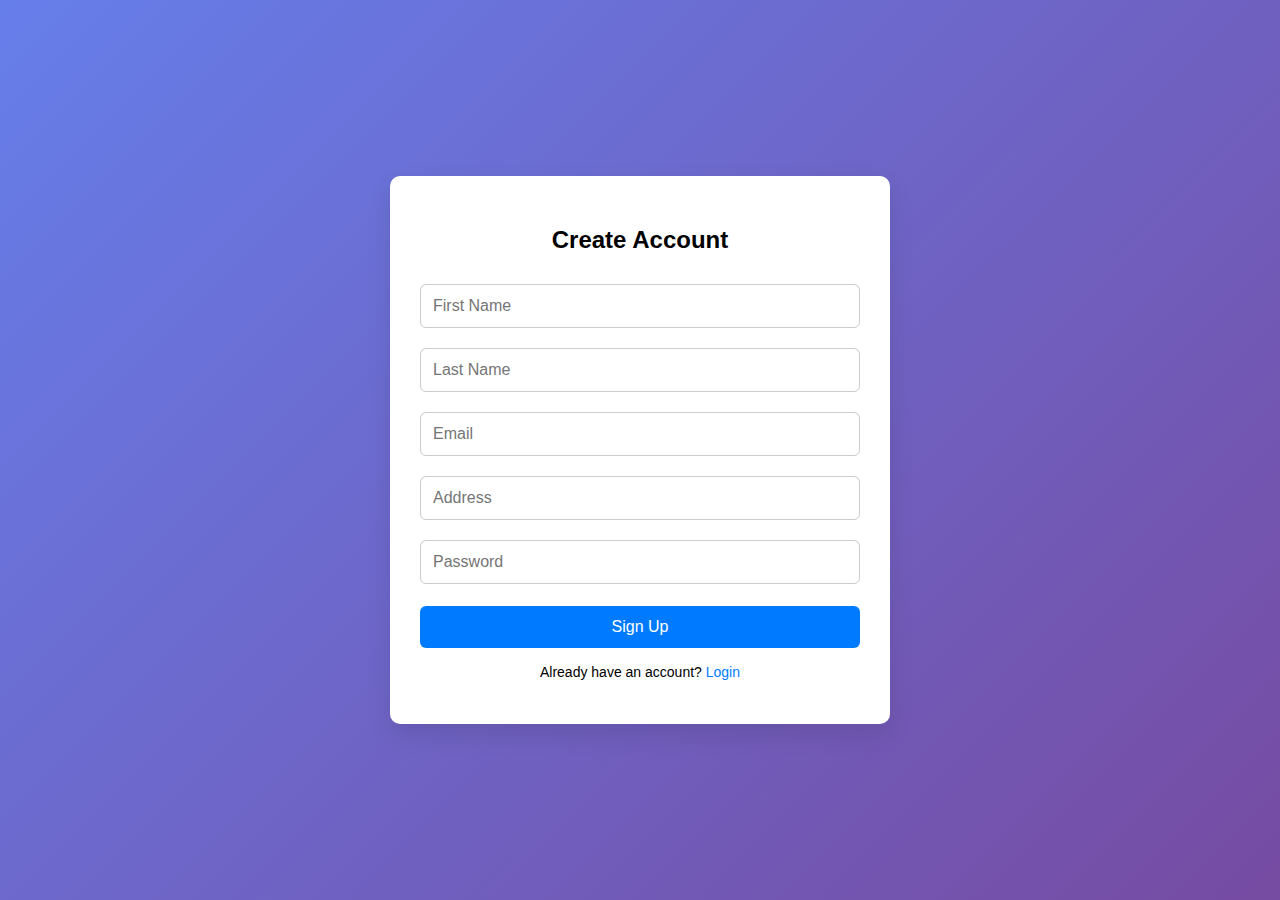
<file: src/main/frontend/signup.html>
<!DOCTYPE html>
<html lang="en">
<head>
  <meta charset="UTF-8" />
  <title>Sign Up</title>

  <!-- REQUIRED for responsiveness -->
  <meta name="viewport" content="width=device-width, initial-scale=1.0" />

  <style>
    * {
      box-sizing: border-box;
      font-family: Arial, sans-serif;
    }

    body {
      margin: 0;
      min-height: 100vh;
      display: flex;
      align-items: center;
      justify-content: center;
      background: #f5f7fa;
      padding: 16px;
    }

    .container {
      width: 100%;
      max-width: 460px;
      background: #fff;
      padding: 24px;
      border-radius: 10px;
      box-shadow: 0 10px 25px rgba(0, 0, 0, 0.1);
    }

    h2 {
      text-align: center;
      margin-bottom: 20px;
    }

    input {
      width: 100%;
      padding: 12px;
      margin: 10px 0;
      border-radius: 6px;
      border: 1px solid #ccc;
      font-size: 16px;
    }

    button {
      width: 100%;
      padding: 12px;
      margin-top: 12px;
      border: none;
      border-radius: 6px;
      font-size: 16px;
      cursor: pointer;
      background: #007bff;
      color: #fff;
    }

    button:disabled {
      opacity: 0.7;
      cursor: not-allowed;
    }

    p {
      text-align: center;
      margin-top: 16px;
      font-size: 14px;
    }

    a {
      color: #007bff;
      text-decoration: none;
    }

    /* Sections */
    .form-section {
      display: block;
    }

    .form-section.hidden {
      display: none;
    }

    .otp-section {
      display: none;
      margin-top: 10px;
    }

    .otp-section.active {
      display: block;
    }

    .info-message {
      color: #0c5460;
      background: #d1ecf1;
      border: 1px solid #bee5eb;
      padding: 12px;
      border-radius: 6px;
      margin-bottom: 15px;
      font-size: 14px;
      text-align: center;
    }

    .timer {
      color: #dc3545;
      font-weight: bold;
      margin-top: 12px;
      text-align: center;
      font-size: 14px;
    }

    /* OTP buttons spacing (mobile friendly) */
    .otp-section button + button {
      margin-top: 10px;
      background: #6c757d;
    }

    /* Tablet */
    @media (min-width: 600px) {
      .container {
        padding: 30px;
      }
    }

    /* Desktop */
    @media (min-width: 1024px) {
      body {
        background: linear-gradient(135deg, #667eea, #764ba2);
      }
      .container {
        max-width: 500px;
      }
    }
  </style>
</head>

<body>
<div class="container">

  <!-- Sign Up Form -->
  <div id="signupForm" class="form-section">
    <h2>Create Account</h2>

    <input type="text" id="firstName" placeholder="First Name" />
    <input type="text" id="lastName" placeholder="Last Name" />
    <input type="email" id="email" placeholder="Email" />
    <input type="text" id="address" placeholder="Address" />
    <input type="password" id="passWord" placeholder="Password" />

    <button onclick="signup()">Sign Up</button>

    <p>
      Already have an account?
      <a href="index.html">Login</a>
    </p>
  </div>

  <!-- OTP Verification -->
  <div id="otpForm" class="otp-section">
    <h2>Verify Email</h2>

    <div class="info-message">
      We've sent a 6-digit OTP to
      <strong id="displayEmail"></strong>
    </div>

    <input
      type="text"
      id="otp"
      placeholder="Enter 6-digit OTP"
      maxlength="6"
    />

    <button onclick="verifyOTP()">Verify OTP</button>
    <button onclick="resendOTP()">Resend OTP</button>

    <div class="timer">
      OTP expires in <span id="countdown">300</span> seconds
    </div>
  </div>
</div>

<!-- YOUR JS (UNCHANGED) -->
<script>
let userEmail = '';
let countdownInterval;

function signup() {
  const firstName = document.getElementById("firstName").value.trim();
  const lastName = document.getElementById("lastName").value.trim();
  const email = document.getElementById("email").value.trim();
  const address = document.getElementById("address").value.trim();
  const passWord = document.getElementById("passWord").value;

  if (!firstName || !lastName || !email || !address || !passWord) {
    alert("Please fill in all fields");
    return;
  }

  if (passWord.length < 6) {
    alert("Password must be at least 6 characters");
    return;
  }

  const btn = event.target;
  btn.disabled = true;
  btn.textContent = "Signing up...";

  fetch("https://chatbotapp-8ks0.onrender.com/register", {
    method: "POST",
    headers: { "Content-Type": "application/json" },
    body: JSON.stringify({ firstName, lastName, email, address, passWord })
  })
  .then(res => {
    if (!res.ok) throw new Error("Registration failed");
    return res.json();
  })
  .then(() => {
    userEmail = email;
    document.getElementById("displayEmail").textContent = email;
    document.getElementById("signupForm").classList.add("hidden");
    document.getElementById("otpForm").classList.add("active");
    startCountdown();
    sendOTP(email);
  })
  .catch(err => {
    alert(err.message);
    btn.disabled = false;
    btn.textContent = "Sign Up";
  });
}

function sendOTP(email) {
  fetch("https://chatbotapp-8ks0.onrender.com/send-otp", {
    method: "POST",
    headers: { "Content-Type": "application/json" },
    body: JSON.stringify({ email })
  });
}

function verifyOTP() {
  const otp = document.getElementById("otp").value.trim();
  if (otp.length !== 6) {
    alert("Enter valid 6-digit OTP");
    return;
  }

  fetch("https://chatbotapp-8ks0.onrender.com/verify-otp", {
    method: "POST",
    headers: { "Content-Type": "application/json" },
    body: JSON.stringify({ email: userEmail, otp })
  })
  .then(res => {
    if (!res.ok) throw new Error("OTP verification failed");
    return res.json();
  })
  .then(() => {
    clearInterval(countdownInterval);
    alert("Email verified successfully!");
    window.location.href = "login.html";
  })
  .catch(err => alert(err.message));
}

function resendOTP() {
  sendOTP(userEmail);
  clearInterval(countdownInterval);
  startCountdown();
  alert("OTP resent");
}

function startCountdown() {
  let seconds = 300;
  document.getElementById("countdown").textContent = seconds;

  countdownInterval = setInterval(() => {
    seconds--;
    document.getElementById("countdown").textContent = seconds;

    if (seconds <= 0) {
      clearInterval(countdownInterval);
      alert("OTP expired. Please sign up again.");
      location.reload();
    }
  }, 1000);
}
</script>
</body>
</html>
</file>
<file: src/main/frontend/style.css>
body {
    font-family: Arial, sans-serif;
    background: #f4f6f8;
}

.container {
    width: 300px;
    margin: 120px auto;
    padding: 25px;
    background: #fff;
    border-radius: 8px;
    box-shadow: 0 0 10px rgba(0,0,0,0.1);
}

h2 {
    text-align: center;
}

input {
    width: 100%;
    padding: 10px;
    margin: 10px 0;
}

button {
    width: 100%;
    padding: 10px;
    background: #007bff;
    color: white;
    border: none;
    cursor: pointer;
}

button:hover {
    background: #0056b3;
}

p {
    text-align: center;
}
</file>
